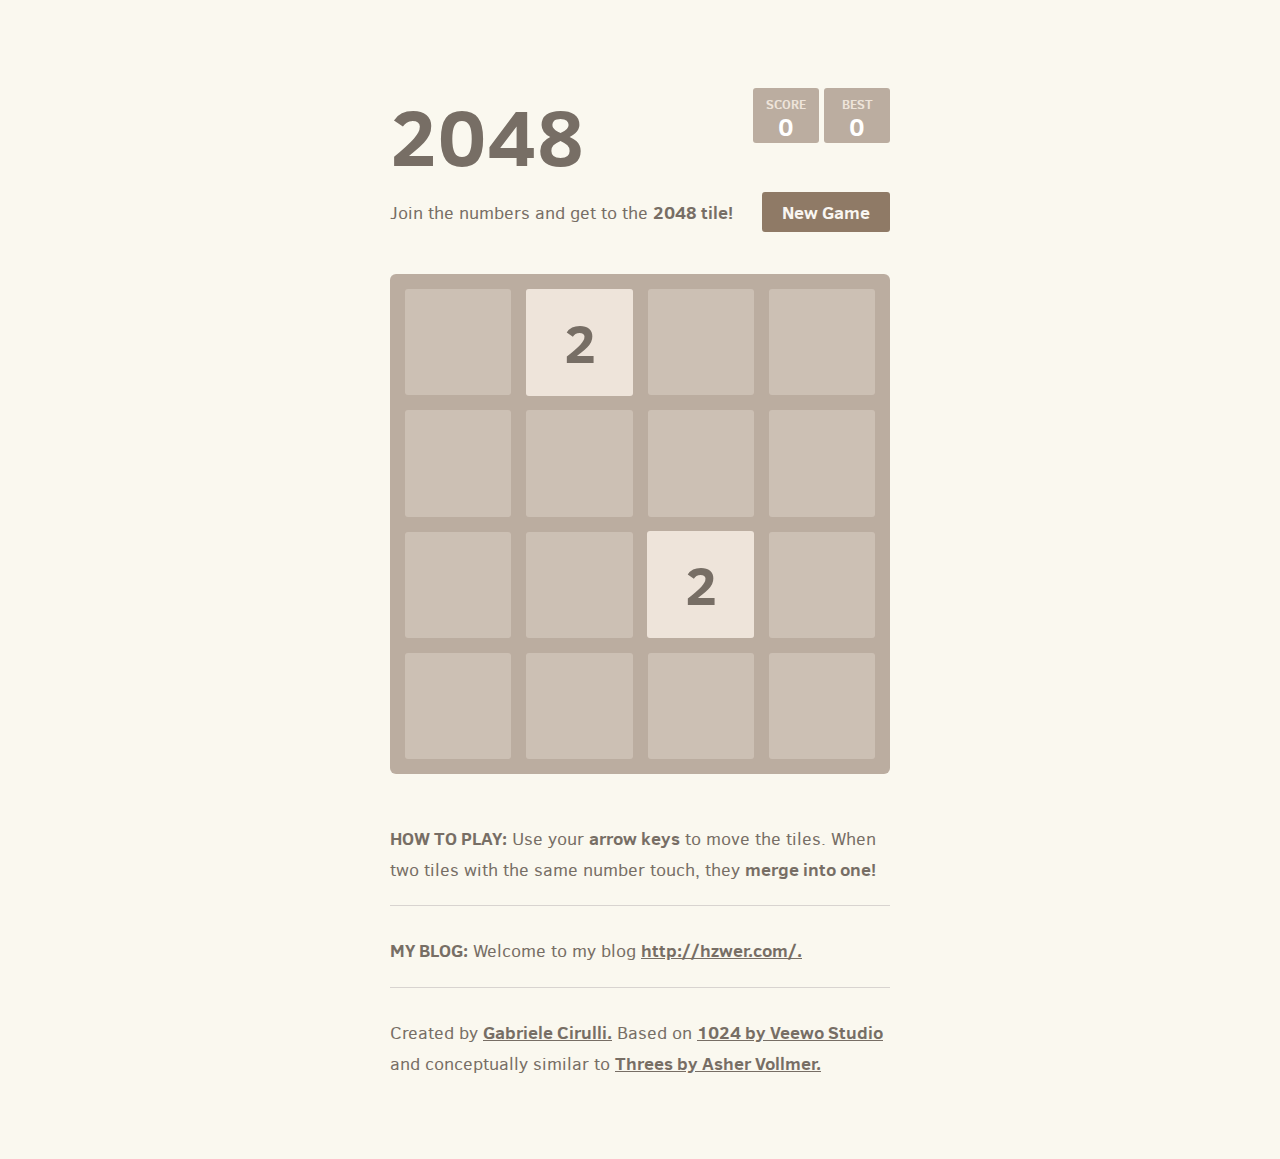
<file: 2048-master/index.html>
<!DOCTYPE html>
<html>
<head>
  <meta charset="utf-8">
  <title>2048</title>

  <link href="style/main.css" rel="stylesheet" type="text/css">
  <link rel="shortcut icon" href="favicon.ico">
  <link rel="apple-touch-icon" href="meta/apple-touch-icon.png">
  <meta name="apple-mobile-web-app-capable" content="yes">

  <meta name="HandheldFriendly" content="True">
  <meta name="MobileOptimized" content="320">
  <meta name="viewport" content="width=device-width, target-densitydpi=160dpi, initial-scale=1.0, maximum-scale=1, user-scalable=no, minimal-ui">
</head>
<body>
  <div class="container">
    <div class="heading">
      <h1 class="title">2048</h1>
      <div class="scores-container">
        <div class="score-container">0</div>
        <div class="best-container">0</div>
      </div>
    </div>

    <div class="above-game">
      <p class="game-intro">Join the numbers and get to the <strong>2048 tile!</strong></p>
      <a class="restart-button">New Game</a>
    </div>

    <div class="game-container">
      <div class="game-message">
        <p></p>
        <div class="lower">
	        <a class="keep-playing-button">Keep going</a>
          <a class="retry-button">Try again</a>
        </div>
      </div>

      <div class="grid-container">
        <div class="grid-row">
          <div class="grid-cell"></div>
          <div class="grid-cell"></div>
          <div class="grid-cell"></div>
          <div class="grid-cell"></div>
        </div>
        <div class="grid-row">
          <div class="grid-cell"></div>
          <div class="grid-cell"></div>
          <div class="grid-cell"></div>
          <div class="grid-cell"></div>
        </div>
        <div class="grid-row">
          <div class="grid-cell"></div>
          <div class="grid-cell"></div>
          <div class="grid-cell"></div>
          <div class="grid-cell"></div>
        </div>
        <div class="grid-row">
          <div class="grid-cell"></div>
          <div class="grid-cell"></div>
          <div class="grid-cell"></div>
          <div class="grid-cell"></div>
        </div>
      </div>

      <div class="tile-container">

      </div>
    </div>

    <p class="game-explanation">
      <strong class="important">How to play:</strong> Use your <strong>arrow keys</strong> to move the tiles. When two tiles with the same number touch, they <strong>merge into one!</strong>
    </p>
    <hr>
    <p>
    <strong class="important">My blog:</strong> Welcome to my blog <a href="http://cbyybc.github.io.com/">http://hzwer.com/.</a>     </p>
    </p>
    <hr>
    <p>
    Created by <a href="http://gabrielecirulli.com" target="_blank">Gabriele Cirulli.</a> Based on <a href="https://itunes.apple.com/us/app/1024!/id823499224" target="_blank">1024 by Veewo Studio</a> and conceptually similar to <a href="http://asherv.com/threes/" target="_blank">Threes by Asher Vollmer.</a>
    </p>
  </div>

  <script src="js/bind_polyfill.js"></script>
  <script src="js/classlist_polyfill.js"></script>
  <script src="js/animframe_polyfill.js"></script>
  <script src="js/keyboard_input_manager.js"></script>
  <script src="js/html_actuator.js"></script>
  <script src="js/grid.js"></script>
  <script src="js/tile.js"></script>
  <script src="js/local_storage_manager.js"></script>
  <script src="js/game_manager.js"></script>
  <script src="js/application.js"></script>
</body>
</html>
</file>
<file: 2048-master/style/main.css>
@import url(fonts/clear-sans.css);
html, body {
  margin: 0;
  padding: 0;
  background: #faf8ef;
  color: #776e65;
  font-family: "Clear Sans", "Helvetica Neue", Arial, sans-serif;
  font-size: 18px; }

body {
  margin: 80px 0; }

.heading:after {
  content: "";
  display: block;
  clear: both; }

h1.title {
  font-size: 80px;
  font-weight: bold;
  margin: 0;
  display: block;
  float: left; }

@-webkit-keyframes move-up {
  0% {
    top: 25px;
    opacity: 1; }

  100% {
    top: -50px;
    opacity: 0; } }
@-moz-keyframes move-up {
  0% {
    top: 25px;
    opacity: 1; }

  100% {
    top: -50px;
    opacity: 0; } }
@keyframes move-up {
  0% {
    top: 25px;
    opacity: 1; }

  100% {
    top: -50px;
    opacity: 0; } }
.scores-container {
  float: right;
  text-align: right; }

.score-container, .best-container {
  position: relative;
  display: inline-block;
  background: #bbada0;
  padding: 15px 25px;
  font-size: 25px;
  height: 25px;
  line-height: 47px;
  font-weight: bold;
  border-radius: 3px;
  color: white;
  margin-top: 8px;
  text-align: center; }
  .score-container:after, .best-container:after {
    position: absolute;
    width: 100%;
    top: 10px;
    left: 0;
    text-transform: uppercase;
    font-size: 13px;
    line-height: 13px;
    text-align: center;
    color: #eee4da; }
  .score-container .score-addition, .best-container .score-addition {
    position: absolute;
    right: 30px;
    color: red;
    font-size: 25px;
    line-height: 25px;
    font-weight: bold;
    color: rgba(119, 110, 101, 0.9);
    z-index: 100;
    -webkit-animation: move-up 600ms ease-in;
    -moz-animation: move-up 600ms ease-in;
    animation: move-up 600ms ease-in;
    -webkit-animation-fill-mode: both;
    -moz-animation-fill-mode: both;
    animation-fill-mode: both; }

.score-container:after {
  content: "Score"; }

.best-container:after {
  content: "Best"; }

p {
  margin-top: 0;
  margin-bottom: 10px;
  line-height: 1.65; }

a {
  color: #776e65;
  font-weight: bold;
  text-decoration: underline;
  cursor: pointer; }

strong.important {
  text-transform: uppercase; }

hr {
  border: none;
  border-bottom: 1px solid #d8d4d0;
  margin-top: 20px;
  margin-bottom: 30px; }

.container {
  width: 500px;
  margin: 0 auto; }

@-webkit-keyframes fade-in {
  0% {
    opacity: 0; }

  100% {
    opacity: 1; } }
@-moz-keyframes fade-in {
  0% {
    opacity: 0; }

  100% {
    opacity: 1; } }
@keyframes fade-in {
  0% {
    opacity: 0; }

  100% {
    opacity: 1; } }
.game-container {
  margin-top: 40px;
  position: relative;
  padding: 15px;
  cursor: default;
  -webkit-touch-callout: none;
  -ms-touch-callout: none;
  -webkit-user-select: none;
  -moz-user-select: none;
  -ms-user-select: none;
  -ms-touch-action: none;
  touch-action: none;
  background: #bbada0;
  border-radius: 6px;
  width: 500px;
  height: 500px;
  -webkit-box-sizing: border-box;
  -moz-box-sizing: border-box;
  box-sizing: border-box; }
  .game-container .game-message {
    display: none;
    position: absolute;
    top: 0;
    right: 0;
    bottom: 0;
    left: 0;
    background: rgba(238, 228, 218, 0.5);
    z-index: 100;
    text-align: center;
    -webkit-animation: fade-in 800ms ease 1200ms;
    -moz-animation: fade-in 800ms ease 1200ms;
    animation: fade-in 800ms ease 1200ms;
    -webkit-animation-fill-mode: both;
    -moz-animation-fill-mode: both;
    animation-fill-mode: both; }
    .game-container .game-message p {
      font-size: 60px;
      font-weight: bold;
      height: 60px;
      line-height: 60px;
      margin-top: 222px; }
    .game-container .game-message .lower {
      display: block;
      margin-top: 59px; }
    .game-container .game-message a {
      display: inline-block;
      background: #8f7a66;
      border-radius: 3px;
      padding: 0 20px;
      text-decoration: none;
      color: #f9f6f2;
      height: 40px;
      line-height: 42px;
      margin-left: 9px; }
      .game-container .game-message a.keep-playing-button {
        display: none; }
    .game-container .game-message.game-won {
      background: rgba(237, 194, 46, 0.5);
      color: #f9f6f2; }
      .game-container .game-message.game-won a.keep-playing-button {
        display: inline-block; }
    .game-container .game-message.game-won, .game-container .game-message.game-over {
      display: block; }

.grid-container {
  position: absolute;
  z-index: 1; }

.grid-row {
  margin-bottom: 15px; }
  .grid-row:last-child {
    margin-bottom: 0; }
  .grid-row:after {
    content: "";
    display: block;
    clear: both; }

.grid-cell {
  width: 106.25px;
  height: 106.25px;
  margin-right: 15px;
  float: left;
  border-radius: 3px;
  background: rgba(238, 228, 218, 0.35); }
  .grid-cell:last-child {
    margin-right: 0; }

.tile-container {
  position: absolute;
  z-index: 2; }

.tile, .tile .tile-inner {
  width: 107px;
  height: 107px;
  line-height: 107px; }
.tile.tile-position-1-1 {
  -webkit-transform: translate(0px, 0px);
  -moz-transform: translate(0px, 0px);
  -ms-transform: translate(0px, 0px);
  transform: translate(0px, 0px); }
.tile.tile-position-1-2 {
  -webkit-transform: translate(0px, 121px);
  -moz-transform: translate(0px, 121px);
  -ms-transform: translate(0px, 121px);
  transform: translate(0px, 121px); }
.tile.tile-position-1-3 {
  -webkit-transform: translate(0px, 242px);
  -moz-transform: translate(0px, 242px);
  -ms-transform: translate(0px, 242px);
  transform: translate(0px, 242px); }
.tile.tile-position-1-4 {
  -webkit-transform: translate(0px, 363px);
  -moz-transform: translate(0px, 363px);
  -ms-transform: translate(0px, 363px);
  transform: translate(0px, 363px); }
.tile.tile-position-2-1 {
  -webkit-transform: translate(121px, 0px);
  -moz-transform: translate(121px, 0px);
  -ms-transform: translate(121px, 0px);
  transform: translate(121px, 0px); }
.tile.tile-position-2-2 {
  -webkit-transform: translate(121px, 121px);
  -moz-transform: translate(121px, 121px);
  -ms-transform: translate(121px, 121px);
  transform: translate(121px, 121px); }
.tile.tile-position-2-3 {
  -webkit-transform: translate(121px, 242px);
  -moz-transform: translate(121px, 242px);
  -ms-transform: translate(121px, 242px);
  transform: translate(121px, 242px); }
.tile.tile-position-2-4 {
  -webkit-transform: translate(121px, 363px);
  -moz-transform: translate(121px, 363px);
  -ms-transform: translate(121px, 363px);
  transform: translate(121px, 363px); }
.tile.tile-position-3-1 {
  -webkit-transform: translate(242px, 0px);
  -moz-transform: translate(242px, 0px);
  -ms-transform: translate(242px, 0px);
  transform: translate(242px, 0px); }
.tile.tile-position-3-2 {
  -webkit-transform: translate(242px, 121px);
  -moz-transform: translate(242px, 121px);
  -ms-transform: translate(242px, 121px);
  transform: translate(242px, 121px); }
.tile.tile-position-3-3 {
  -webkit-transform: translate(242px, 242px);
  -moz-transform: translate(242px, 242px);
  -ms-transform: translate(242px, 242px);
  transform: translate(242px, 242px); }
.tile.tile-position-3-4 {
  -webkit-transform: translate(242px, 363px);
  -moz-transform: translate(242px, 363px);
  -ms-transform: translate(242px, 363px);
  transform: translate(242px, 363px); }
.tile.tile-position-4-1 {
  -webkit-transform: translate(363px, 0px);
  -moz-transform: translate(363px, 0px);
  -ms-transform: translate(363px, 0px);
  transform: translate(363px, 0px); }
.tile.tile-position-4-2 {
  -webkit-transform: translate(363px, 121px);
  -moz-transform: translate(363px, 121px);
  -ms-transform: translate(363px, 121px);
  transform: translate(363px, 121px); }
.tile.tile-position-4-3 {
  -webkit-transform: translate(363px, 242px);
  -moz-transform: translate(363px, 242px);
  -ms-transform: translate(363px, 242px);
  transform: translate(363px, 242px); }
.tile.tile-position-4-4 {
  -webkit-transform: translate(363px, 363px);
  -moz-transform: translate(363px, 363px);
  -ms-transform: translate(363px, 363px);
  transform: translate(363px, 363px); }

.tile {
  position: absolute;
  -webkit-transition: 100ms ease-in-out;
  -moz-transition: 100ms ease-in-out;
  transition: 100ms ease-in-out;
  -webkit-transition-property: -webkit-transform;
  -moz-transition-property: -moz-transform;
  transition-property: transform; }
  .tile .tile-inner {
    border-radius: 3px;
    background: #eee4da;
    text-align: center;
    font-weight: bold;
    z-index: 10;
    font-size: 55px; }
  .tile.tile-2 .tile-inner {
    background: #eee4da;
    box-shadow: 0 0 30px 10px rgba(243, 215, 116, 0), inset 0 0 0 1px rgba(255, 255, 255, 0); }
  .tile.tile-4 .tile-inner {
    background: #ede0c8;
    box-shadow: 0 0 30px 10px rgba(243, 215, 116, 0), inset 0 0 0 1px rgba(255, 255, 255, 0); }
  .tile.tile-8 .tile-inner {
    color: #f9f6f2;
    background: #f2b179; }
  .tile.tile-16 .tile-inner {
    color: #f9f6f2;
    background: #f59563; }
  .tile.tile-32 .tile-inner {
    color: #f9f6f2;
    background: #f67c5f; }
  .tile.tile-64 .tile-inner {
    color: #f9f6f2;
    background: #f65e3b; }
  .tile.tile-128 .tile-inner {
    color: #f9f6f2;
    background: #edcf72;
    box-shadow: 0 0 30px 10px rgba(243, 215, 116, 0.2381), inset 0 0 0 1px rgba(255, 255, 255, 0.14286);
    font-size: 45px; }
    @media screen and (max-width: 520px) {
      .tile.tile-128 .tile-inner {
        font-size: 25px; } }
  .tile.tile-256 .tile-inner {
    color: #f9f6f2;
    background: #edcc61;
    box-shadow: 0 0 30px 10px rgba(243, 215, 116, 0.31746), inset 0 0 0 1px rgba(255, 255, 255, 0.19048);
    font-size: 45px; }
    @media screen and (max-width: 520px) {
      .tile.tile-256 .tile-inner {
        font-size: 25px; } }
  .tile.tile-512 .tile-inner {
    color: #f9f6f2;
    background: #edc850;
    box-shadow: 0 0 30px 10px rgba(243, 215, 116, 0.39683), inset 0 0 0 1px rgba(255, 255, 255, 0.2381);
    font-size: 45px; }
    @media screen and (max-width: 520px) {
      .tile.tile-512 .tile-inner {
        font-size: 25px; } }
  .tile.tile-1024 .tile-inner {
    color: #f9f6f2;
    background: #edc53f;
    box-shadow: 0 0 30px 10px rgba(243, 215, 116, 0.47619), inset 0 0 0 1px rgba(255, 255, 255, 0.28571);
    font-size: 35px; }
    @media screen and (max-width: 520px) {
      .tile.tile-1024 .tile-inner {
        font-size: 15px; } }
  .tile.tile-2048 .tile-inner {
    color: #f9f6f2;
    background: #edc22e;
    box-shadow: 0 0 30px 10px rgba(243, 215, 116, 0.55556), inset 0 0 0 1px rgba(255, 255, 255, 0.33333);
    font-size: 35px; }
    @media screen and (max-width: 520px) {
      .tile.tile-2048 .tile-inner {
        font-size: 15px; } }
  .tile.tile-super .tile-inner {
    color: #f9f6f2;
    background: #3c3a32;
    font-size: 30px; }
    @media screen and (max-width: 520px) {
      .tile.tile-super .tile-inner {
        font-size: 10px; } }

@-webkit-keyframes appear {
  0% {
    opacity: 0;
    -webkit-transform: scale(0);
    -moz-transform: scale(0);
    -ms-transform: scale(0);
    transform: scale(0); }

  100% {
    opacity: 1;
    -webkit-transform: scale(1);
    -moz-transform: scale(1);
    -ms-transform: scale(1);
    transform: scale(1); } }
@-moz-keyframes appear {
  0% {
    opacity: 0;
    -webkit-transform: scale(0);
    -moz-transform: scale(0);
    -ms-transform: scale(0);
    transform: scale(0); }

  100% {
    opacity: 1;
    -webkit-transform: scale(1);
    -moz-transform: scale(1);
    -ms-transform: scale(1);
    transform: scale(1); } }
@keyframes appear {
  0% {
    opacity: 0;
    -webkit-transform: scale(0);
    -moz-transform: scale(0);
    -ms-transform: scale(0);
    transform: scale(0); }

  100% {
    opacity: 1;
    -webkit-transform: scale(1);
    -moz-transform: scale(1);
    -ms-transform: scale(1);
    transform: scale(1); } }
.tile-new .tile-inner {
  -webkit-animation: appear 200ms ease 100ms;
  -moz-animation: appear 200ms ease 100ms;
  animation: appear 200ms ease 100ms;
  -webkit-animation-fill-mode: backwards;
  -moz-animation-fill-mode: backwards;
  animation-fill-mode: backwards; }

@-webkit-keyframes pop {
  0% {
    -webkit-transform: scale(0);
    -moz-transform: scale(0);
    -ms-transform: scale(0);
    transform: scale(0); }

  50% {
    -webkit-transform: scale(1.2);
    -moz-transform: scale(1.2);
    -ms-transform: scale(1.2);
    transform: scale(1.2); }

  100% {
    -webkit-transform: scale(1);
    -moz-transform: scale(1);
    -ms-transform: scale(1);
    transform: scale(1); } }
@-moz-keyframes pop {
  0% {
    -webkit-transform: scale(0);
    -moz-transform: scale(0);
    -ms-transform: scale(0);
    transform: scale(0); }

  50% {
    -webkit-transform: scale(1.2);
    -moz-transform: scale(1.2);
    -ms-transform: scale(1.2);
    transform: scale(1.2); }

  100% {
    -webkit-transform: scale(1);
    -moz-transform: scale(1);
    -ms-transform: scale(1);
    transform: scale(1); } }
@keyframes pop {
  0% {
    -webkit-transform: scale(0);
    -moz-transform: scale(0);
    -ms-transform: scale(0);
    transform: scale(0); }

  50% {
    -webkit-transform: scale(1.2);
    -moz-transform: scale(1.2);
    -ms-transform: scale(1.2);
    transform: scale(1.2); }

  100% {
    -webkit-transform: scale(1);
    -moz-transform: scale(1);
    -ms-transform: scale(1);
    transform: scale(1); } }
.tile-merged .tile-inner {
  z-index: 20;
  -webkit-animation: pop 200ms ease 100ms;
  -moz-animation: pop 200ms ease 100ms;
  animation: pop 200ms ease 100ms;
  -webkit-animation-fill-mode: backwards;
  -moz-animation-fill-mode: backwards;
  animation-fill-mode: backwards; }

.above-game:after {
  content: "";
  display: block;
  clear: both; }

.game-intro {
  float: left;
  line-height: 42px;
  margin-bottom: 0; }

.restart-button {
  display: inline-block;
  background: #8f7a66;
  border-radius: 3px;
  padding: 0 20px;
  text-decoration: none;
  color: #f9f6f2;
  height: 40px;
  line-height: 42px;
  display: block;
  text-align: center;
  float: right; }

.game-explanation {
  margin-top: 50px; }

@media screen and (max-width: 520px) {
  html, body {
    font-size: 15px; }

  body {
    margin: 20px 0;
    padding: 0 20px; }

  h1.title {
    font-size: 27px;
    margin-top: 15px; }

  .container {
    width: 280px;
    margin: 0 auto; }

  .score-container, .best-container {
    margin-top: 0;
    padding: 15px 10px;
    min-width: 40px; }

  .heading {
    margin-bottom: 10px; }

  .game-intro {
    width: 55%;
    display: block;
    box-sizing: border-box;
    line-height: 1.65; }

  .restart-button {
    width: 42%;
    padding: 0;
    display: block;
    box-sizing: border-box;
    margin-top: 2px; }

  .game-container {
    margin-top: 17px;
    position: relative;
    padding: 10px;
    cursor: default;
    -webkit-touch-callout: none;
    -ms-touch-callout: none;
    -webkit-user-select: none;
    -moz-user-select: none;
    -ms-user-select: none;
    -ms-touch-action: none;
    touch-action: none;
    background: #bbada0;
    border-radius: 6px;
    width: 280px;
    height: 280px;
    -webkit-box-sizing: border-box;
    -moz-box-sizing: border-box;
    box-sizing: border-box; }
    .game-container .game-message {
      display: none;
      position: absolute;
      top: 0;
      right: 0;
      bottom: 0;
      left: 0;
      background: rgba(238, 228, 218, 0.5);
      z-index: 100;
      text-align: center;
      -webkit-animation: fade-in 800ms ease 1200ms;
      -moz-animation: fade-in 800ms ease 1200ms;
      animation: fade-in 800ms ease 1200ms;
      -webkit-animation-fill-mode: both;
      -moz-animation-fill-mode: both;
      animation-fill-mode: both; }
      .game-container .game-message p {
        font-size: 60px;
        font-weight: bold;
        height: 60px;
        line-height: 60px;
        margin-top: 222px; }
      .game-container .game-message .lower {
        display: block;
        margin-top: 59px; }
      .game-container .game-message a {
        display: inline-block;
        background: #8f7a66;
        border-radius: 3px;
        padding: 0 20px;
        text-decoration: none;
        color: #f9f6f2;
        height: 40px;
        line-height: 42px;
        margin-left: 9px; }
        .game-container .game-message a.keep-playing-button {
          display: none; }
      .game-container .game-message.game-won {
        background: rgba(237, 194, 46, 0.5);
        color: #f9f6f2; }
        .game-container .game-message.game-won a.keep-playing-button {
          display: inline-block; }
      .game-container .game-message.game-won, .game-container .game-message.game-over {
        display: block; }

  .grid-container {
    position: absolute;
    z-index: 1; }

  .grid-row {
    margin-bottom: 10px; }
    .grid-row:last-child {
      margin-bottom: 0; }
    .grid-row:after {
      content: "";
      display: block;
      clear: both; }

  .grid-cell {
    width: 57.5px;
    height: 57.5px;
    margin-right: 10px;
    float: left;
    border-radius: 3px;
    background: rgba(238, 228, 218, 0.35); }
    .grid-cell:last-child {
      margin-right: 0; }

  .tile-container {
    position: absolute;
    z-index: 2; }

  .tile, .tile .tile-inner {
    width: 58px;
    height: 58px;
    line-height: 58px; }
  .tile.tile-position-1-1 {
    -webkit-transform: translate(0px, 0px);
    -moz-transform: translate(0px, 0px);
    -ms-transform: translate(0px, 0px);
    transform: translate(0px, 0px); }
  .tile.tile-position-1-2 {
    -webkit-transform: translate(0px, 67px);
    -moz-transform: translate(0px, 67px);
    -ms-transform: translate(0px, 67px);
    transform: translate(0px, 67px); }
  .tile.tile-position-1-3 {
    -webkit-transform: translate(0px, 135px);
    -moz-transform: translate(0px, 135px);
    -ms-transform: translate(0px, 135px);
    transform: translate(0px, 135px); }
  .tile.tile-position-1-4 {
    -webkit-transform: translate(0px, 202px);
    -moz-transform: translate(0px, 202px);
    -ms-transform: translate(0px, 202px);
    transform: translate(0px, 202px); }
  .tile.tile-position-2-1 {
    -webkit-transform: translate(67px, 0px);
    -moz-transform: translate(67px, 0px);
    -ms-transform: translate(67px, 0px);
    transform: translate(67px, 0px); }
  .tile.tile-position-2-2 {
    -webkit-transform: translate(67px, 67px);
    -moz-transform: translate(67px, 67px);
    -ms-transform: translate(67px, 67px);
    transform: translate(67px, 67px); }
  .tile.tile-position-2-3 {
    -webkit-transform: translate(67px, 135px);
    -moz-transform: translate(67px, 135px);
    -ms-transform: translate(67px, 135px);
    transform: translate(67px, 135px); }
  .tile.tile-position-2-4 {
    -webkit-transform: translate(67px, 202px);
    -moz-transform: translate(67px, 202px);
    -ms-transform: translate(67px, 202px);
    transform: translate(67px, 202px); }
  .tile.tile-position-3-1 {
    -webkit-transform: translate(135px, 0px);
    -moz-transform: translate(135px, 0px);
    -ms-transform: translate(135px, 0px);
    transform: translate(135px, 0px); }
  .tile.tile-position-3-2 {
    -webkit-transform: translate(135px, 67px);
    -moz-transform: translate(135px, 67px);
    -ms-transform: translate(135px, 67px);
    transform: translate(135px, 67px); }
  .tile.tile-position-3-3 {
    -webkit-transform: translate(135px, 135px);
    -moz-transform: translate(135px, 135px);
    -ms-transform: translate(135px, 135px);
    transform: translate(135px, 135px); }
  .tile.tile-position-3-4 {
    -webkit-transform: translate(135px, 202px);
    -moz-transform: translate(135px, 202px);
    -ms-transform: translate(135px, 202px);
    transform: translate(135px, 202px); }
  .tile.tile-position-4-1 {
    -webkit-transform: translate(202px, 0px);
    -moz-transform: translate(202px, 0px);
    -ms-transform: translate(202px, 0px);
    transform: translate(202px, 0px); }
  .tile.tile-position-4-2 {
    -webkit-transform: translate(202px, 67px);
    -moz-transform: translate(202px, 67px);
    -ms-transform: translate(202px, 67px);
    transform: translate(202px, 67px); }
  .tile.tile-position-4-3 {
    -webkit-transform: translate(202px, 135px);
    -moz-transform: translate(202px, 135px);
    -ms-transform: translate(202px, 135px);
    transform: translate(202px, 135px); }
  .tile.tile-position-4-4 {
    -webkit-transform: translate(202px, 202px);
    -moz-transform: translate(202px, 202px);
    -ms-transform: translate(202px, 202px);
    transform: translate(202px, 202px); }

  .tile .tile-inner {
    font-size: 35px; }

  .game-message p {
    font-size: 30px !important;
    height: 30px !important;
    line-height: 30px !important;
    margin-top: 90px !important; }
  .game-message .lower {
    margin-top: 30px !important; } }
</file>
